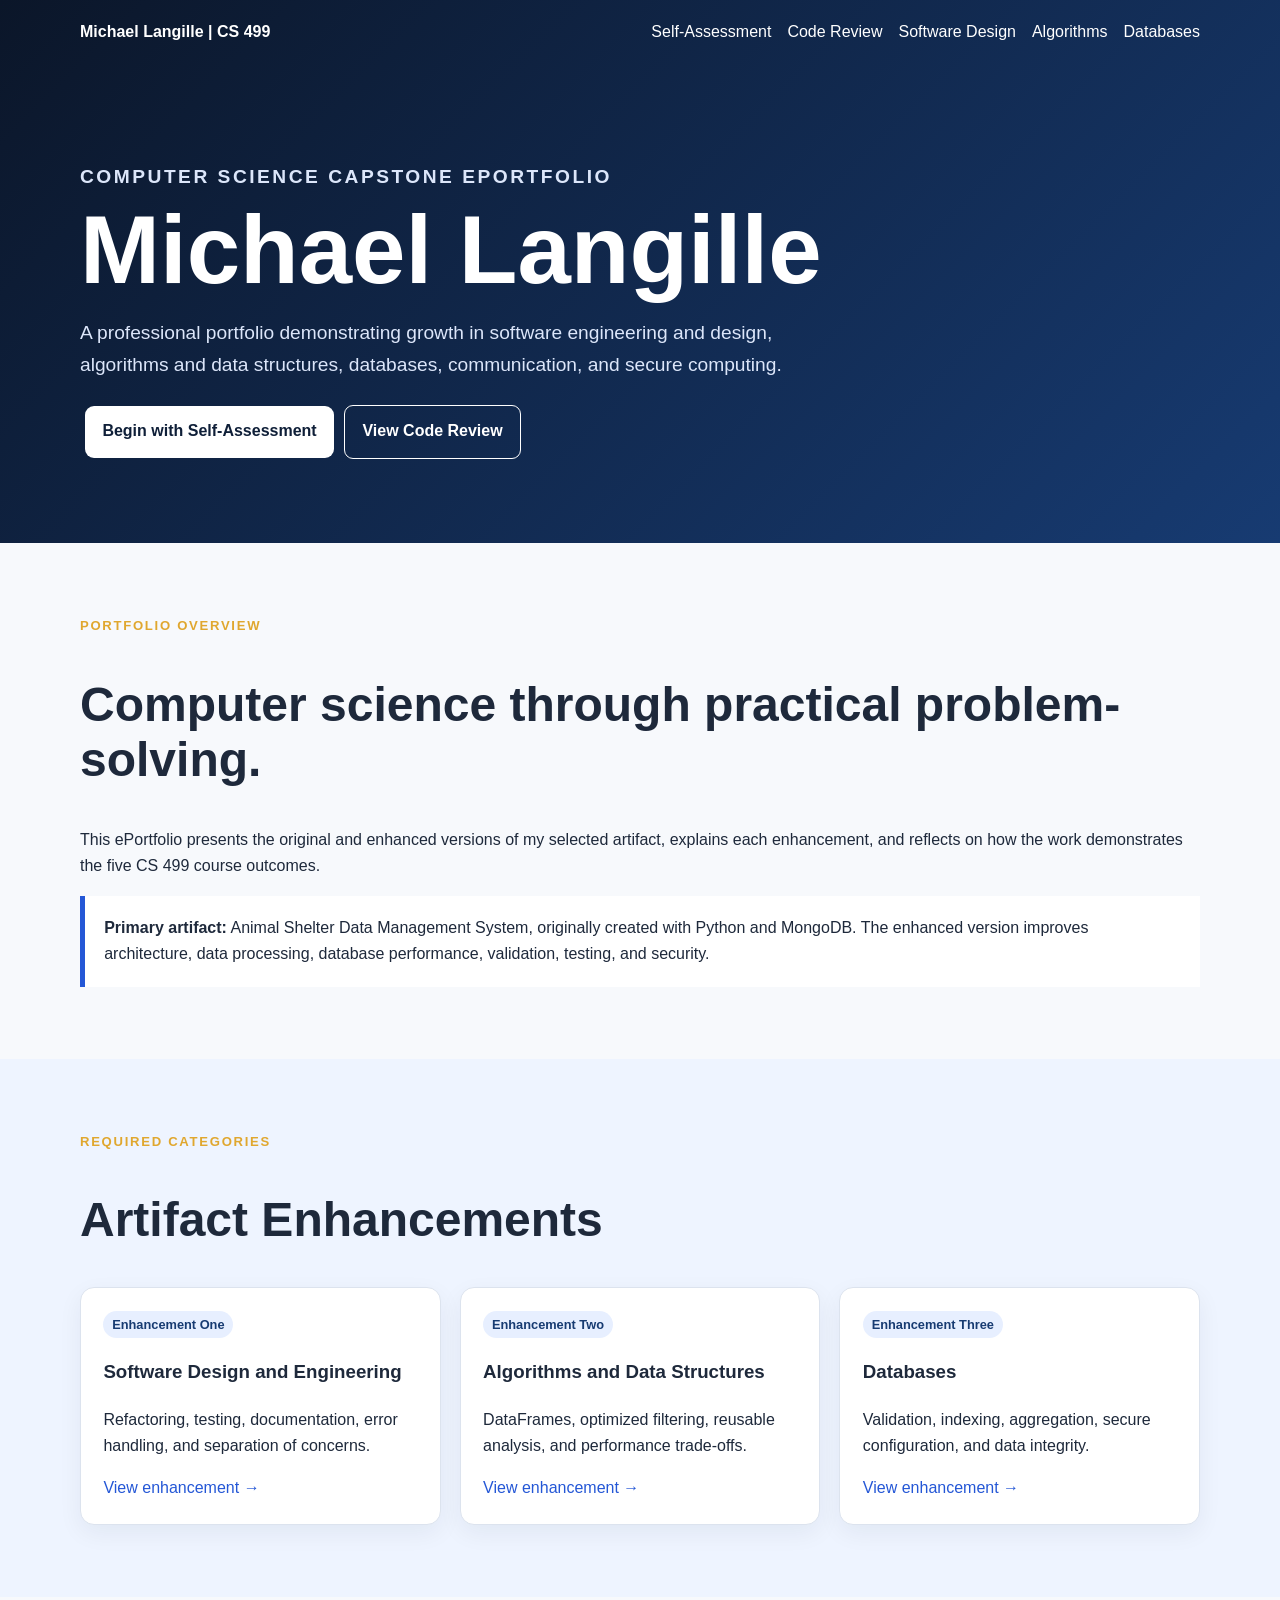
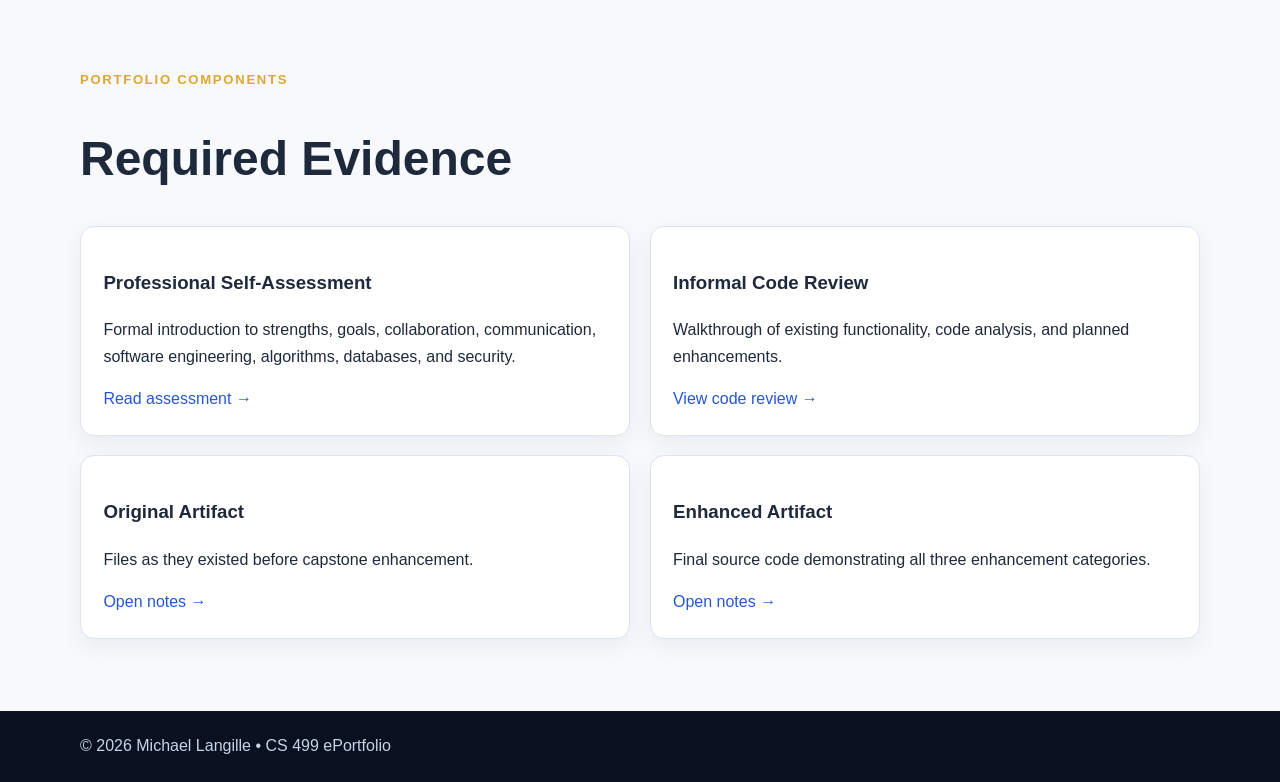
<file: index.html>
<!doctype html><html lang="en"><head><meta charset="utf-8"><meta name="viewport" content="width=device-width,initial-scale=1">
<title>Michael Langille | CS 499 ePortfolio</title><link rel="stylesheet" href="assets/css/styles.css"></head><body>
<header><div class="container"><nav><a class="brand" href="index.html">Michael Langille | CS 499</a><div class="navlinks">
<a href="self-assessment.html">Self-Assessment</a><a href="code-review.html">Code Review</a><a href="software-design.html">Software Design</a>
<a href="algorithms.html">Algorithms</a><a href="databases.html">Databases</a></div></nav>
<section class="hero"><p class="kicker">Computer Science Capstone ePortfolio</p><h1>Michael Langille</h1>
<p>A professional portfolio demonstrating growth in software engineering and design, algorithms and data structures, databases, communication, and secure computing.</p>
<a class="button primary" href="self-assessment.html">Begin with Self-Assessment</a><a class="button secondary" href="code-review.html">View Code Review</a></section></div></header>
<main><section class="section container"><p class="kicker">Portfolio Overview</p><h2>Computer science through practical problem-solving.</h2>
<p>This ePortfolio presents the original and enhanced versions of my selected artifact, explains each enhancement, and reflects on how the work demonstrates the five CS 499 course outcomes.</p>
<div class="callout"><strong>Primary artifact:</strong> Animal Shelter Data Management System, originally created with Python and MongoDB. The enhanced version improves architecture, data processing, database performance, validation, testing, and security.</div></section>
<section class="section alt"><div class="container"><p class="kicker">Required Categories</p><h2>Artifact Enhancements</h2><div class="grid">
<div class="card"><span class="tag">Enhancement One</span><h3>Software Design and Engineering</h3><p>Refactoring, testing, documentation, error handling, and separation of concerns.</p><a href="software-design.html">View enhancement →</a></div>
<div class="card"><span class="tag">Enhancement Two</span><h3>Algorithms and Data Structures</h3><p>DataFrames, optimized filtering, reusable analysis, and performance trade-offs.</p><a href="algorithms.html">View enhancement →</a></div>
<div class="card"><span class="tag">Enhancement Three</span><h3>Databases</h3><p>Validation, indexing, aggregation, secure configuration, and data integrity.</p><a href="databases.html">View enhancement →</a></div>
</div></div></section>
<section class="section container"><p class="kicker">Portfolio Components</p><h2>Required Evidence</h2><div class="grid two">
<div class="card"><h3>Professional Self-Assessment</h3><p>Formal introduction to strengths, goals, collaboration, communication, software engineering, algorithms, databases, and security.</p><a href="self-assessment.html">Read assessment →</a></div>
<div class="card"><h3>Informal Code Review</h3><p>Walkthrough of existing functionality, code analysis, and planned enhancements.</p><a href="code-review.html">View code review →</a></div>
<div class="card"><h3>Original Artifact</h3><p>Files as they existed before capstone enhancement.</p><a href="artifacts/original/README.md">Open notes →</a></div>
<div class="card"><h3>Enhanced Artifact</h3><p>Final source code demonstrating all three enhancement categories.</p><a href="artifacts/enhanced/README.md">Open notes →</a></div>
</div></section></main><footer><div class="container">© 2026 Michael Langille • CS 499 ePortfolio</div></footer></body></html>
</file>
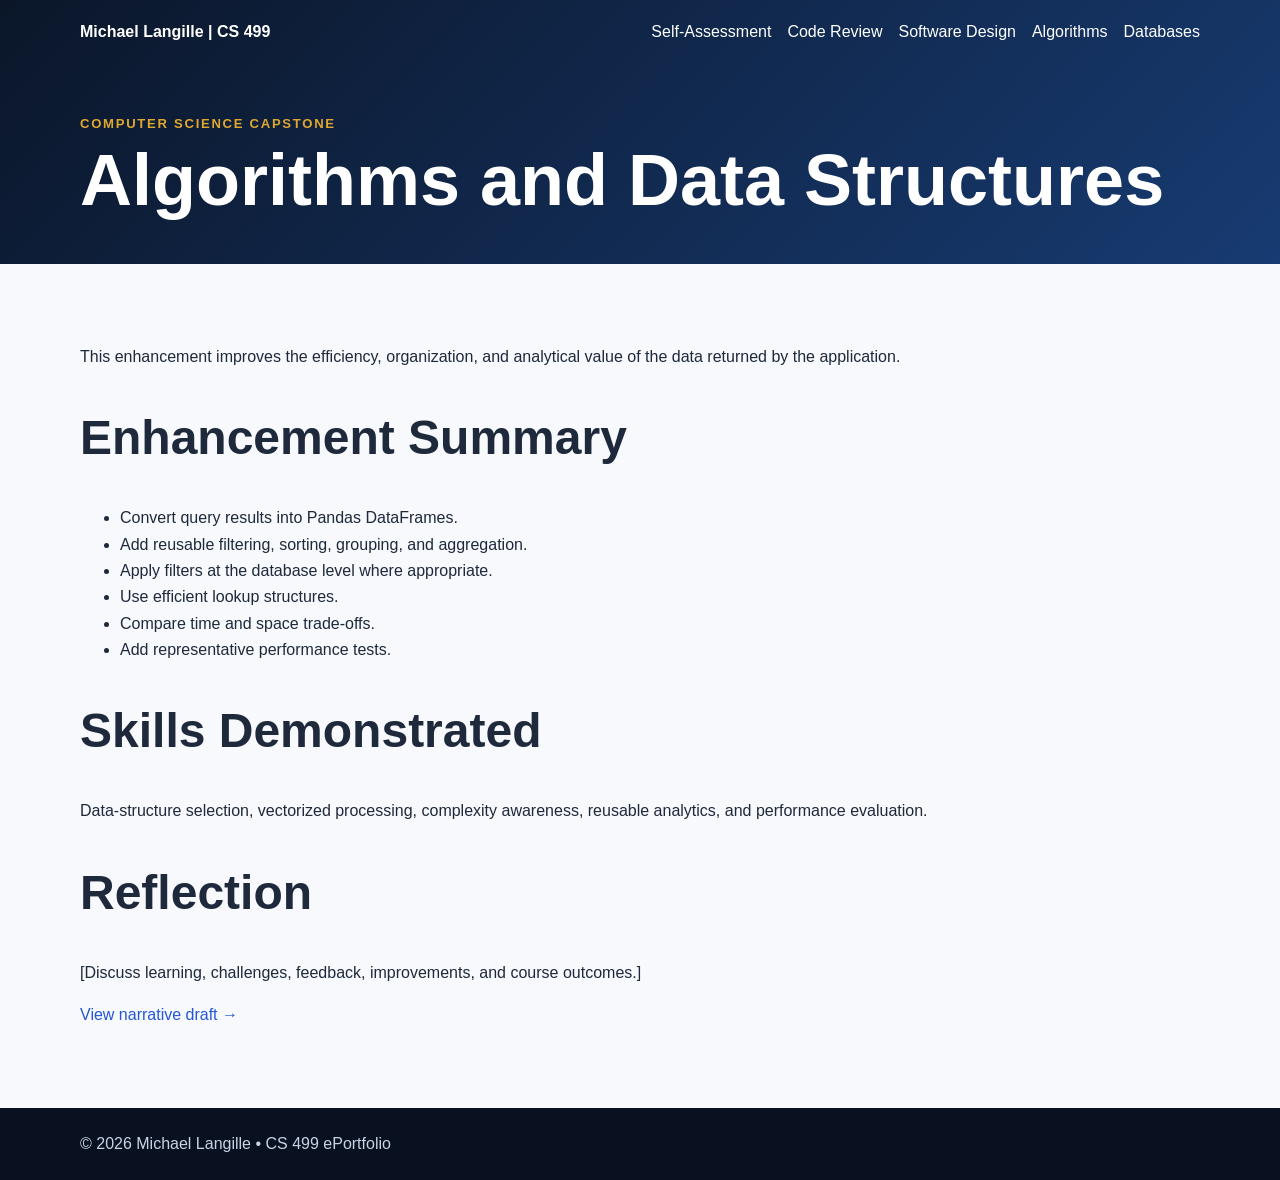
<file: algorithms.html>
<!doctype html><html lang="en"><head><meta charset="utf-8"><meta name="viewport" content="width=device-width,initial-scale=1">
<title>Algorithms and Data Structures | Michael Langille</title><link rel="stylesheet" href="assets/css/styles.css"></head><body>
<header><div class="container"><nav><a class="brand" href="index.html">Michael Langille | CS 499</a><div class="navlinks">
<a href="self-assessment.html">Self-Assessment</a><a href="code-review.html">Code Review</a>
<a href="software-design.html">Software Design</a><a href="algorithms.html">Algorithms</a><a href="databases.html">Databases</a></div></nav>
<div class="pagehead"><p class="kicker">Computer Science Capstone</p><h1>Algorithms and Data Structures</h1></div></div></header>
<main class="content"><div class="container">
<p>This enhancement improves the efficiency, organization, and analytical value of the data returned by the application.</p>
<h2>Enhancement Summary</h2><ul><li>Convert query results into Pandas DataFrames.</li><li>Add reusable filtering, sorting, grouping, and aggregation.</li><li>Apply filters at the database level where appropriate.</li><li>Use efficient lookup structures.</li><li>Compare time and space trade-offs.</li><li>Add representative performance tests.</li></ul>
<h2>Skills Demonstrated</h2><p>Data-structure selection, vectorized processing, complexity awareness, reusable analytics, and performance evaluation.</p>
<h2>Reflection</h2><p>[Discuss learning, challenges, feedback, improvements, and course outcomes.]</p><p><a href="narratives/algorithms-narrative.md">View narrative draft →</a></p>
</div></main><footer><div class="container">© 2026 Michael Langille • CS 499 ePortfolio</div></footer></body></html>
</file>
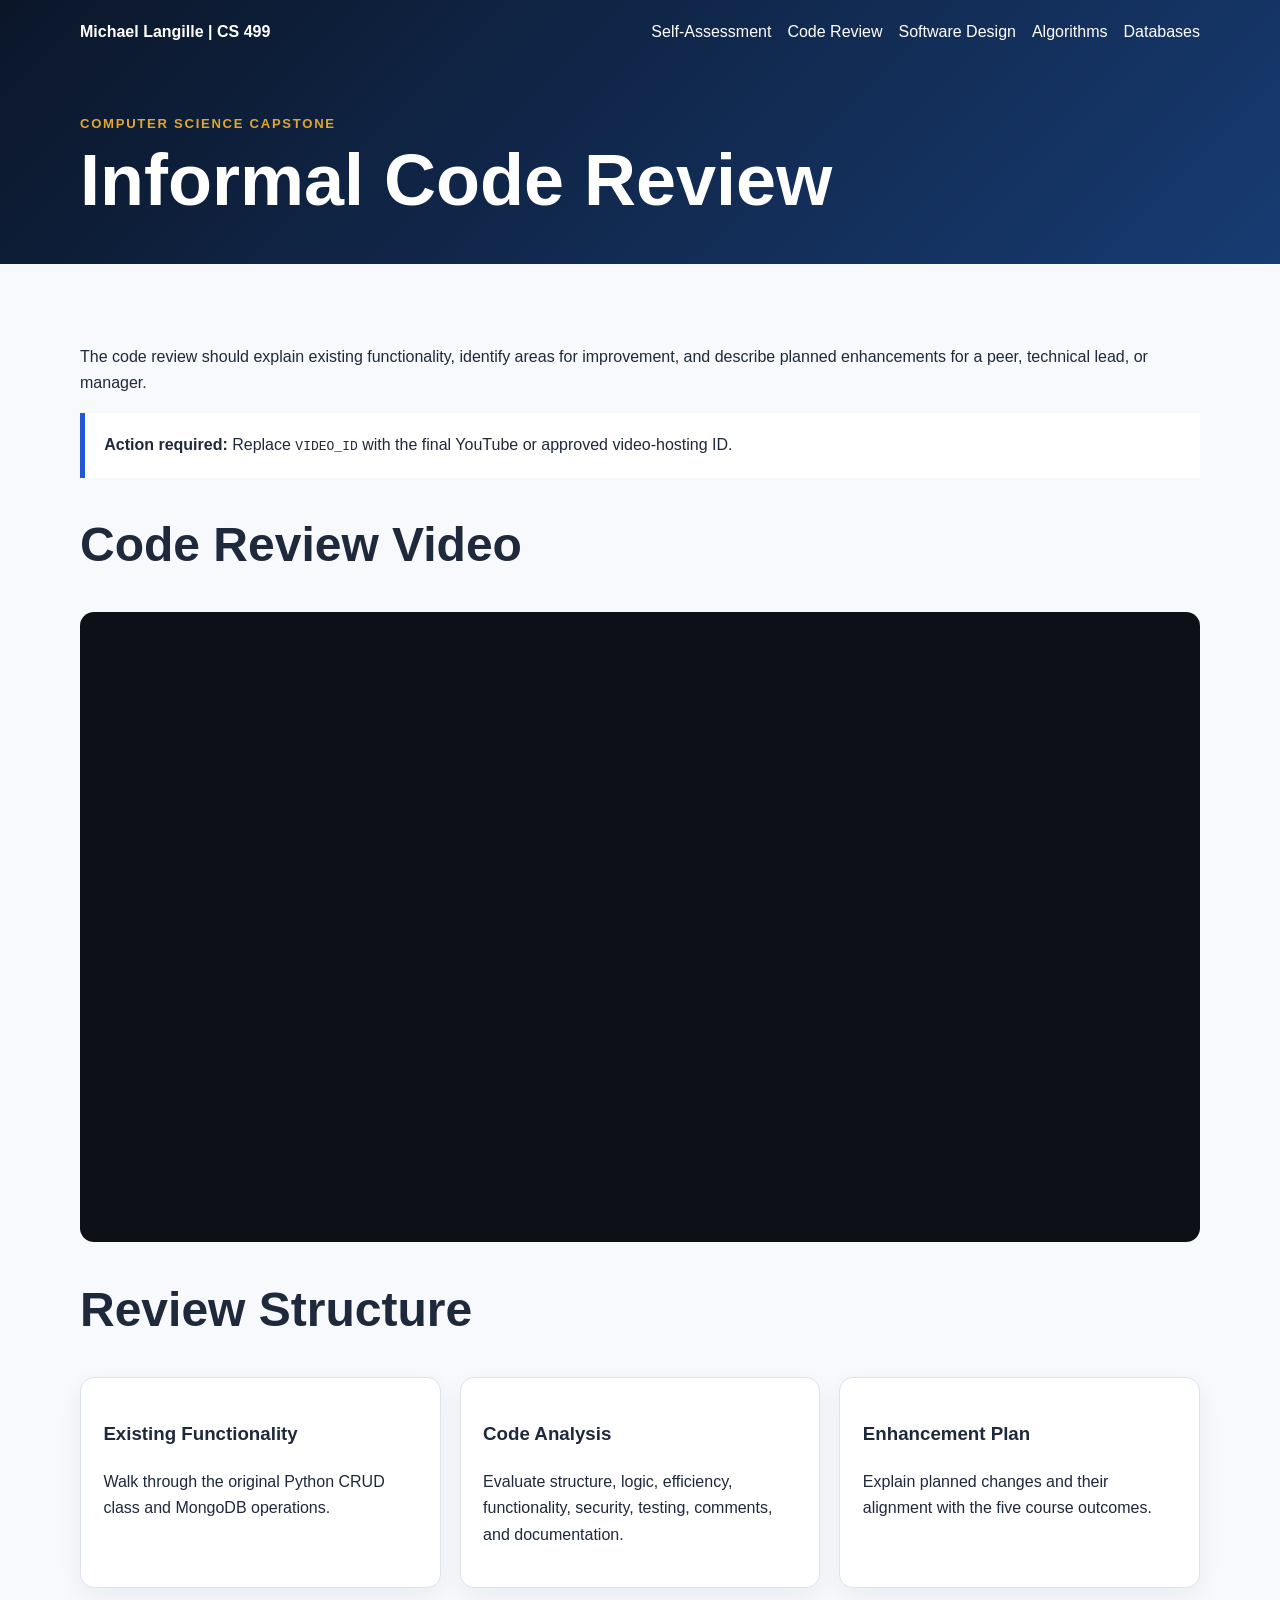
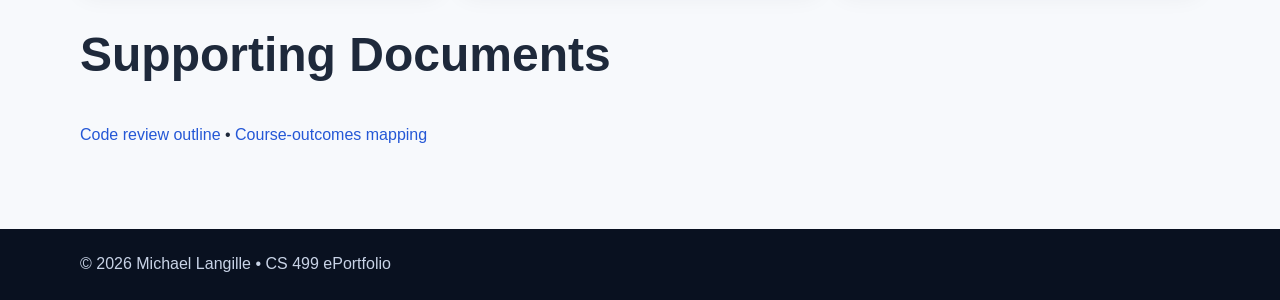
<file: code-review.html>
<!doctype html><html lang="en"><head><meta charset="utf-8"><meta name="viewport" content="width=device-width,initial-scale=1">
<title>Informal Code Review | Michael Langille</title><link rel="stylesheet" href="assets/css/styles.css"></head><body>
<header><div class="container"><nav><a class="brand" href="index.html">Michael Langille | CS 499</a><div class="navlinks">
<a href="self-assessment.html">Self-Assessment</a><a href="code-review.html">Code Review</a>
<a href="software-design.html">Software Design</a><a href="algorithms.html">Algorithms</a><a href="databases.html">Databases</a></div></nav>
<div class="pagehead"><p class="kicker">Computer Science Capstone</p><h1>Informal Code Review</h1></div></div></header>
<main class="content"><div class="container">
<p>The code review should explain existing functionality, identify areas for improvement, and describe planned enhancements for a peer, technical lead, or manager.</p>
<div class="callout"><strong>Action required:</strong> Replace <code>VIDEO_ID</code> with the final YouTube or approved video-hosting ID.</div>
<h2>Code Review Video</h2><div style="position:relative;padding-bottom:56.25%;height:0;background:#0d1117;border-radius:14px">
<iframe src="https://www.youtube.com/embed/VIDEO_ID" title="CS 499 Code Review" style="position:absolute;inset:0;width:100%;height:100%;border:0" allowfullscreen></iframe></div>
<h2>Review Structure</h2><div class="grid"><div class="card"><h3>Existing Functionality</h3><p>Walk through the original Python CRUD class and MongoDB operations.</p></div>
<div class="card"><h3>Code Analysis</h3><p>Evaluate structure, logic, efficiency, functionality, security, testing, comments, and documentation.</p></div>
<div class="card"><h3>Enhancement Plan</h3><p>Explain planned changes and their alignment with the five course outcomes.</p></div></div>
<h2>Supporting Documents</h2><p><a href="documents/code-review-outline.md">Code review outline</a> • <a href="documents/course-outcomes-mapping.md">Course-outcomes mapping</a></p>
</div></main><footer><div class="container">© 2026 Michael Langille • CS 499 ePortfolio</div></footer></body></html>
</file>
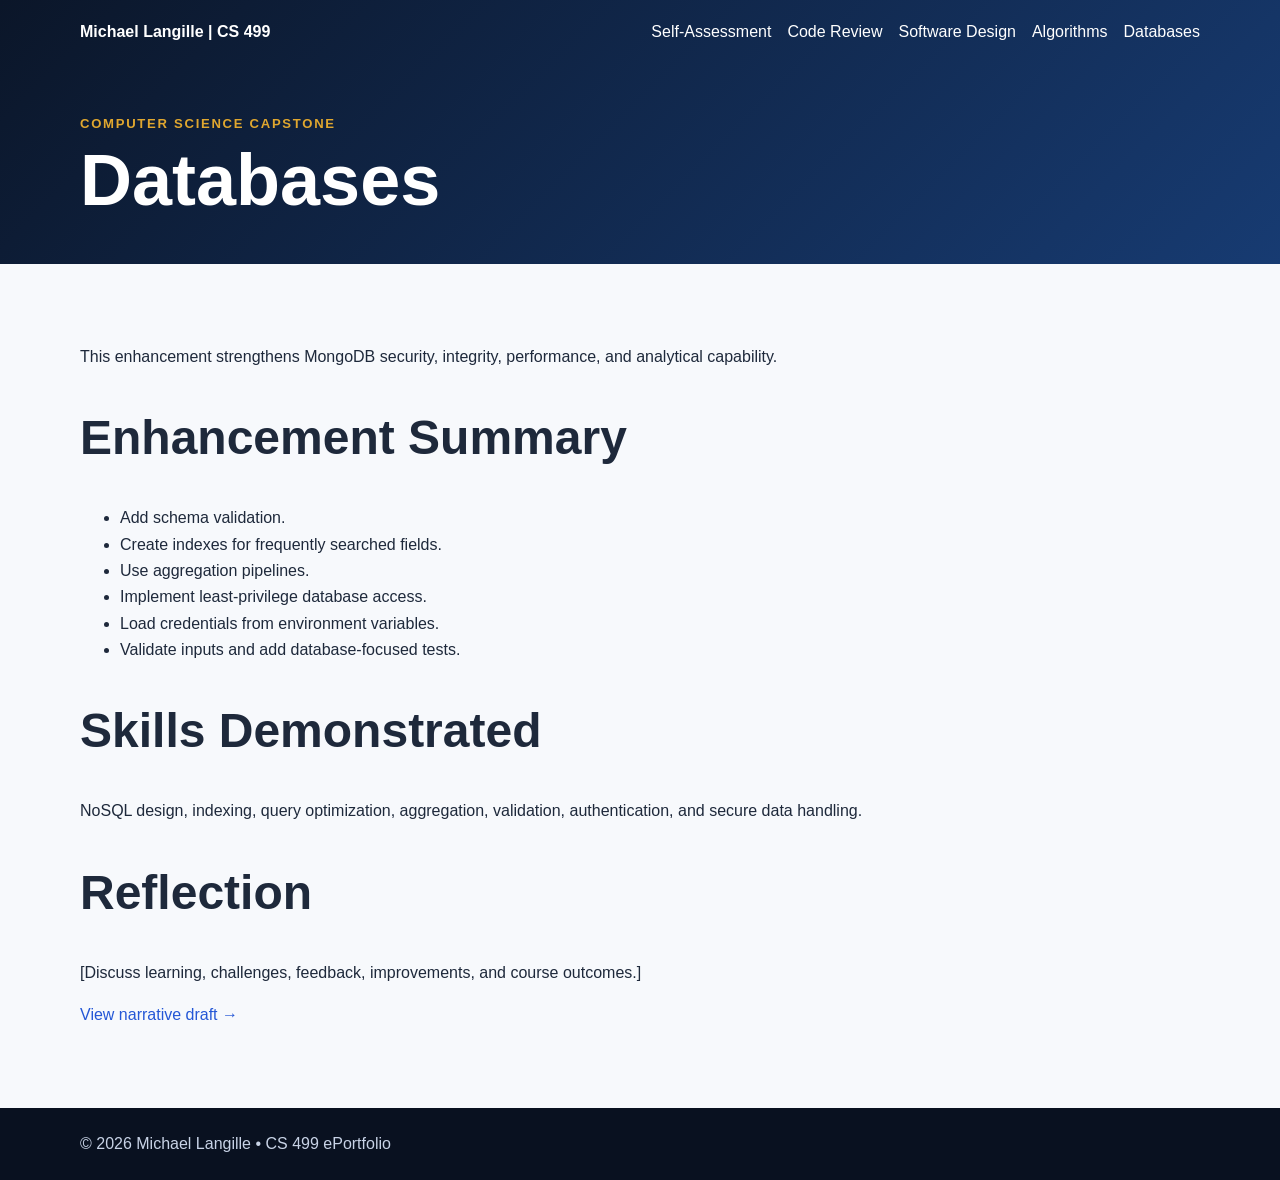
<file: databases.html>
<!doctype html><html lang="en"><head><meta charset="utf-8"><meta name="viewport" content="width=device-width,initial-scale=1">
<title>Databases | Michael Langille</title><link rel="stylesheet" href="assets/css/styles.css"></head><body>
<header><div class="container"><nav><a class="brand" href="index.html">Michael Langille | CS 499</a><div class="navlinks">
<a href="self-assessment.html">Self-Assessment</a><a href="code-review.html">Code Review</a>
<a href="software-design.html">Software Design</a><a href="algorithms.html">Algorithms</a><a href="databases.html">Databases</a></div></nav>
<div class="pagehead"><p class="kicker">Computer Science Capstone</p><h1>Databases</h1></div></div></header>
<main class="content"><div class="container">
<p>This enhancement strengthens MongoDB security, integrity, performance, and analytical capability.</p>
<h2>Enhancement Summary</h2><ul><li>Add schema validation.</li><li>Create indexes for frequently searched fields.</li><li>Use aggregation pipelines.</li><li>Implement least-privilege database access.</li><li>Load credentials from environment variables.</li><li>Validate inputs and add database-focused tests.</li></ul>
<h2>Skills Demonstrated</h2><p>NoSQL design, indexing, query optimization, aggregation, validation, authentication, and secure data handling.</p>
<h2>Reflection</h2><p>[Discuss learning, challenges, feedback, improvements, and course outcomes.]</p><p><a href="narratives/database-narrative.md">View narrative draft →</a></p>
</div></main><footer><div class="container">© 2026 Michael Langille • CS 499 ePortfolio</div></footer></body></html>
</file>
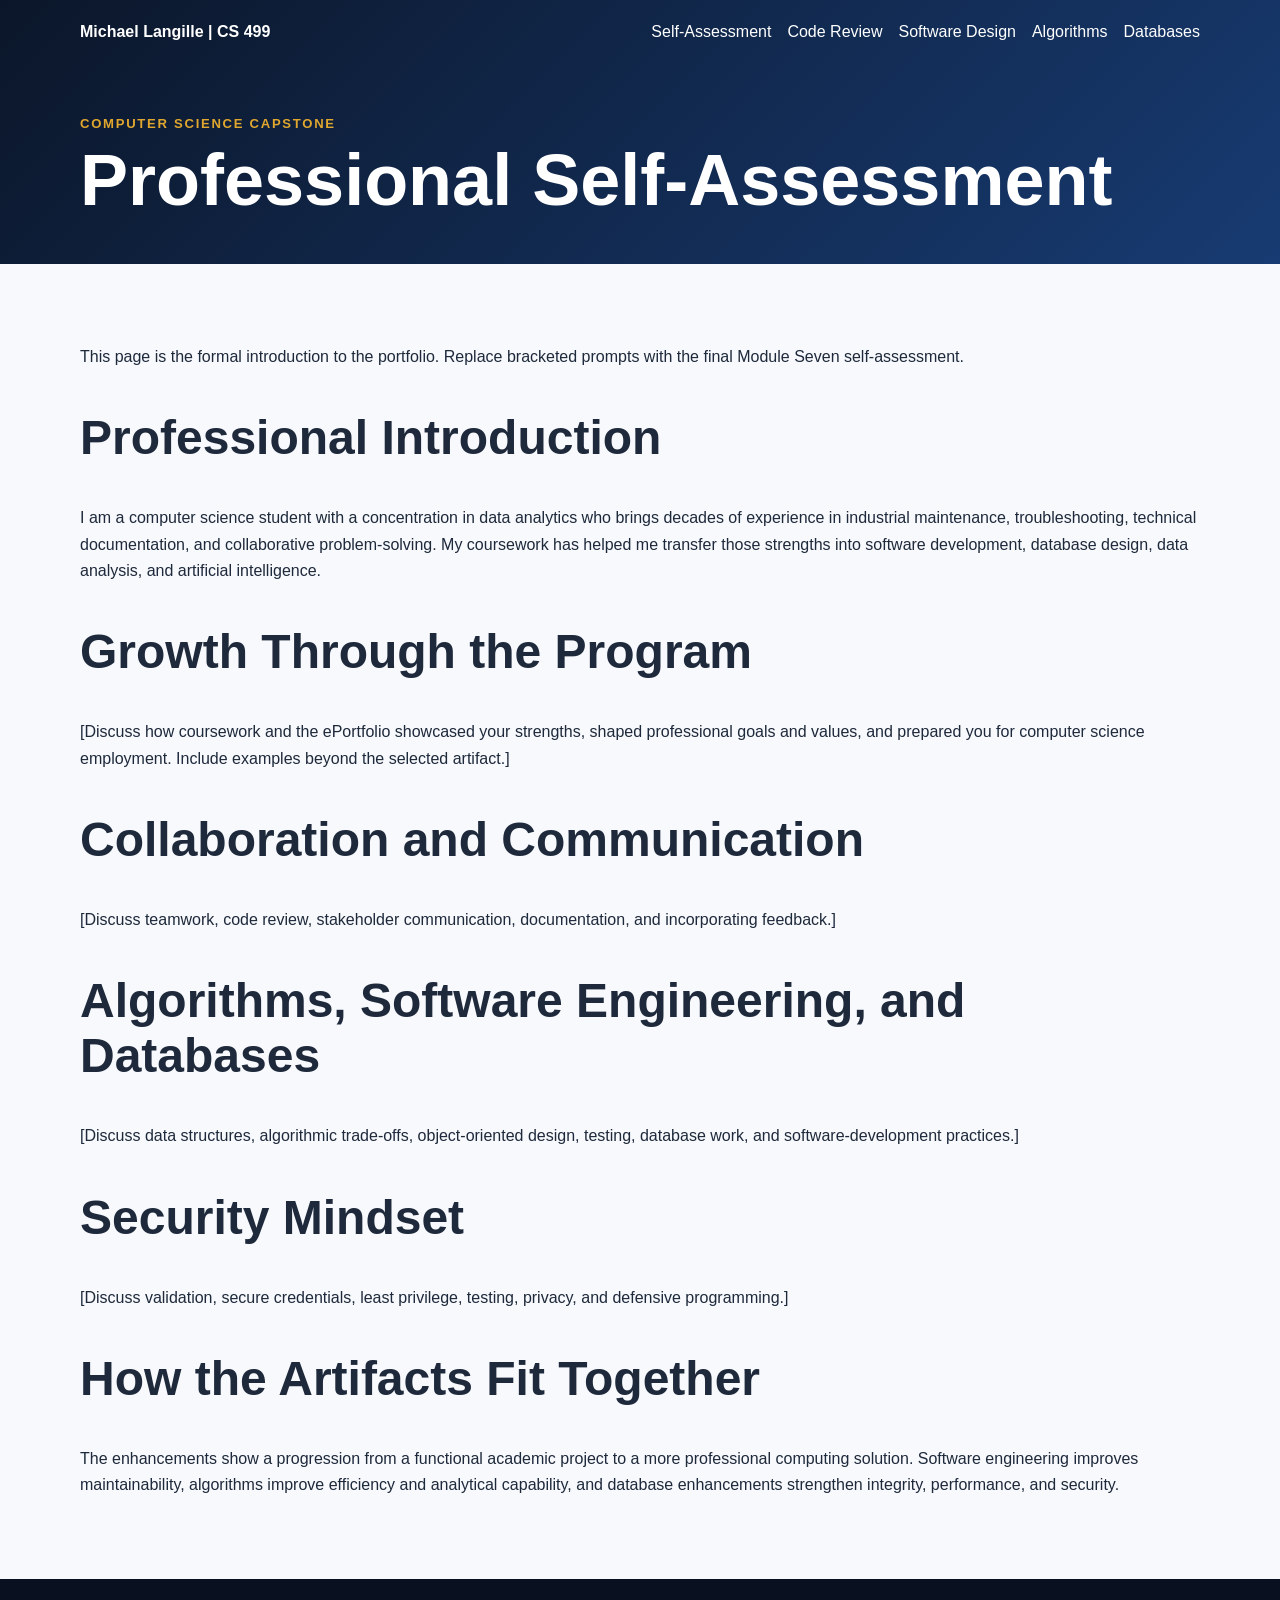
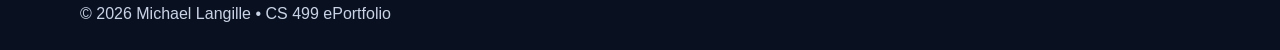
<file: self-assessment.html>
<!doctype html><html lang="en"><head><meta charset="utf-8"><meta name="viewport" content="width=device-width,initial-scale=1">
<title>Professional Self-Assessment | Michael Langille</title><link rel="stylesheet" href="assets/css/styles.css"></head><body>
<header><div class="container"><nav><a class="brand" href="index.html">Michael Langille | CS 499</a><div class="navlinks">
<a href="self-assessment.html">Self-Assessment</a><a href="code-review.html">Code Review</a>
<a href="software-design.html">Software Design</a><a href="algorithms.html">Algorithms</a><a href="databases.html">Databases</a></div></nav>
<div class="pagehead"><p class="kicker">Computer Science Capstone</p><h1>Professional Self-Assessment</h1></div></div></header>
<main class="content"><div class="container">
<p>This page is the formal introduction to the portfolio. Replace bracketed prompts with the final Module Seven self-assessment.</p>
<h2>Professional Introduction</h2><p>I am a computer science student with a concentration in data analytics who brings decades of experience in industrial maintenance, troubleshooting, technical documentation, and collaborative problem-solving. My coursework has helped me transfer those strengths into software development, database design, data analysis, and artificial intelligence.</p>
<h2>Growth Through the Program</h2><p>[Discuss how coursework and the ePortfolio showcased your strengths, shaped professional goals and values, and prepared you for computer science employment. Include examples beyond the selected artifact.]</p>
<h2>Collaboration and Communication</h2><p>[Discuss teamwork, code review, stakeholder communication, documentation, and incorporating feedback.]</p>
<h2>Algorithms, Software Engineering, and Databases</h2><p>[Discuss data structures, algorithmic trade-offs, object-oriented design, testing, database work, and software-development practices.]</p>
<h2>Security Mindset</h2><p>[Discuss validation, secure credentials, least privilege, testing, privacy, and defensive programming.]</p>
<h2>How the Artifacts Fit Together</h2><p>The enhancements show a progression from a functional academic project to a more professional computing solution. Software engineering improves maintainability, algorithms improve efficiency and analytical capability, and database enhancements strengthen integrity, performance, and security.</p>
</div></main><footer><div class="container">© 2026 Michael Langille • CS 499 ePortfolio</div></footer></body></html>
</file>
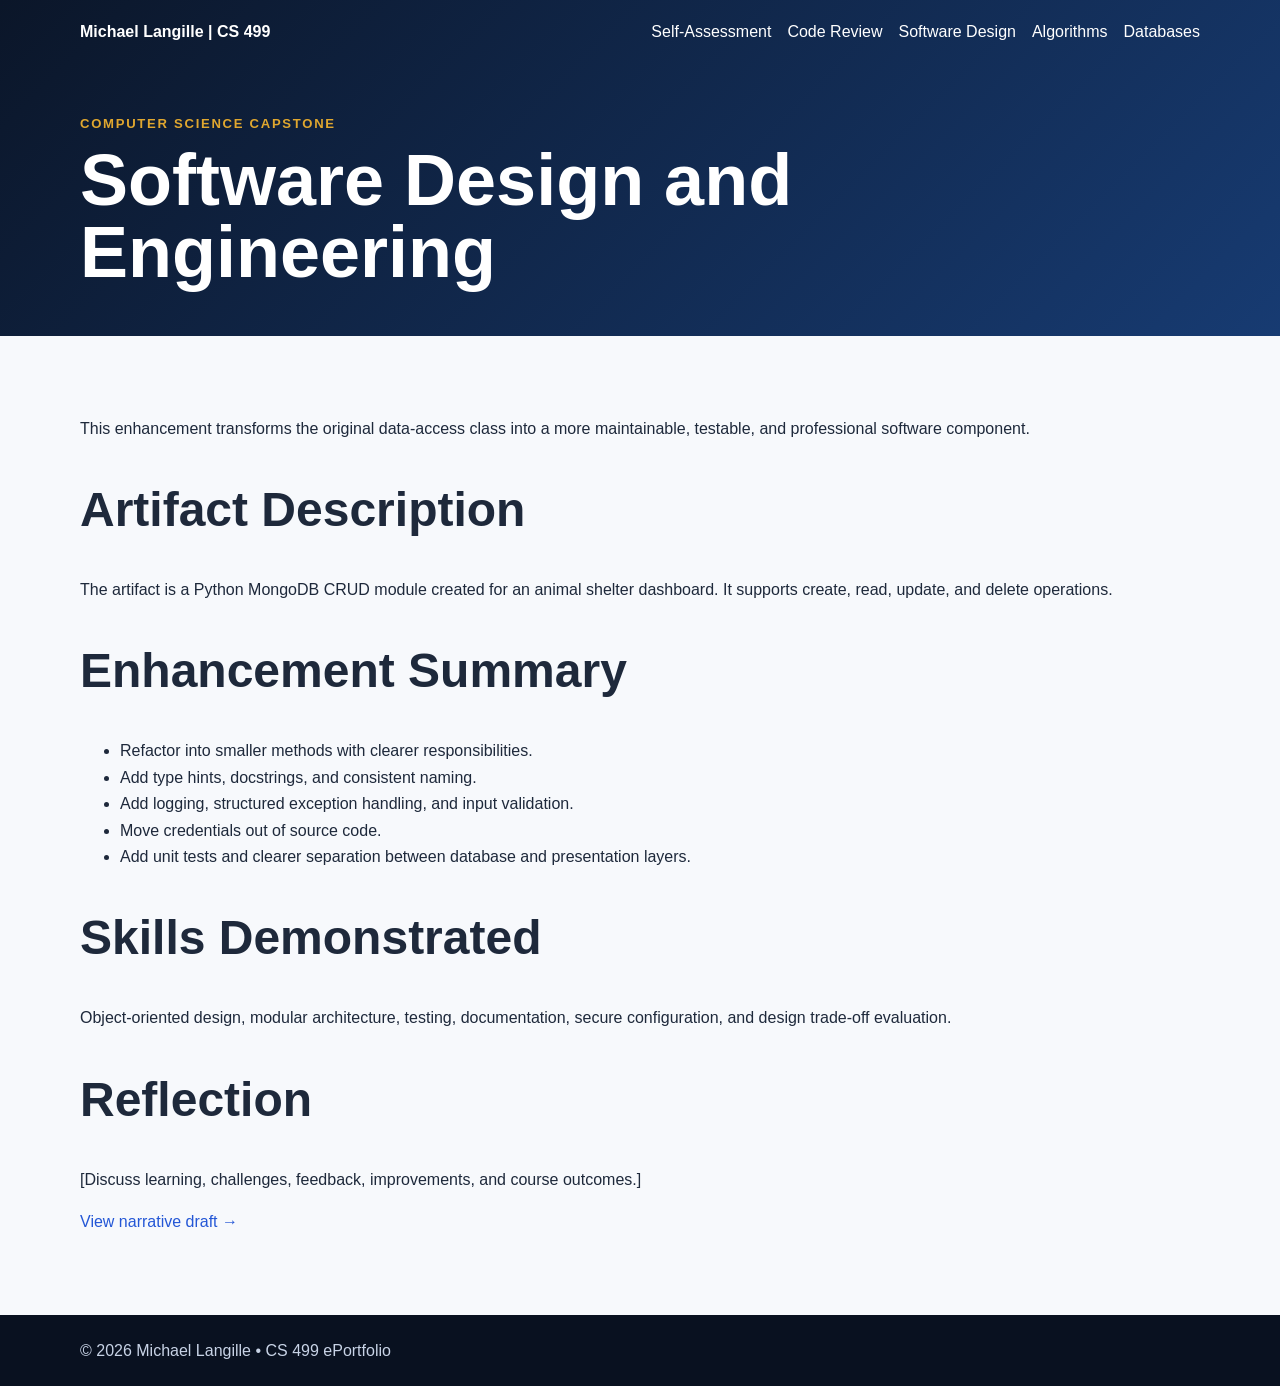
<file: software-design.html>
<!doctype html><html lang="en"><head><meta charset="utf-8"><meta name="viewport" content="width=device-width,initial-scale=1">
<title>Software Design and Engineering | Michael Langille</title><link rel="stylesheet" href="assets/css/styles.css"></head><body>
<header><div class="container"><nav><a class="brand" href="index.html">Michael Langille | CS 499</a><div class="navlinks">
<a href="self-assessment.html">Self-Assessment</a><a href="code-review.html">Code Review</a>
<a href="software-design.html">Software Design</a><a href="algorithms.html">Algorithms</a><a href="databases.html">Databases</a></div></nav>
<div class="pagehead"><p class="kicker">Computer Science Capstone</p><h1>Software Design and Engineering</h1></div></div></header>
<main class="content"><div class="container">
<p>This enhancement transforms the original data-access class into a more maintainable, testable, and professional software component.</p>
<h2>Artifact Description</h2><p>The artifact is a Python MongoDB CRUD module created for an animal shelter dashboard. It supports create, read, update, and delete operations.</p>
<h2>Enhancement Summary</h2><ul><li>Refactor into smaller methods with clearer responsibilities.</li><li>Add type hints, docstrings, and consistent naming.</li><li>Add logging, structured exception handling, and input validation.</li><li>Move credentials out of source code.</li><li>Add unit tests and clearer separation between database and presentation layers.</li></ul>
<h2>Skills Demonstrated</h2><p>Object-oriented design, modular architecture, testing, documentation, secure configuration, and design trade-off evaluation.</p>
<h2>Reflection</h2><p>[Discuss learning, challenges, feedback, improvements, and course outcomes.]</p><p><a href="narratives/software-design-narrative.md">View narrative draft →</a></p>
</div></main><footer><div class="container">© 2026 Michael Langille • CS 499 ePortfolio</div></footer></body></html>
</file>
<file: assets/css/styles.css>
:root{--navy:#0f1f38;--blue:#2457d6;--light:#eef4ff;--gold:#e0a72f;--text:#1e293b;--muted:#5f6b7a;--white:#fff;--border:#dce3ee;--max:1120px}
*{box-sizing:border-box}html{scroll-behavior:smooth}body{margin:0;font-family:Arial,Helvetica,sans-serif;line-height:1.65;color:var(--text);background:#f7f9fc}
a{color:var(--blue);text-decoration:none}a:hover{text-decoration:underline}.container{width:min(calc(100% - 2rem),var(--max));margin:auto}
header{color:white;background:linear-gradient(135deg,#0b1629,#173b72)}nav{display:flex;justify-content:space-between;align-items:center;gap:1rem;padding:1.2rem 0}
.brand{color:white;font-weight:800}.navlinks{display:flex;flex-wrap:wrap;gap:1rem}.navlinks a{color:white}.hero{padding:6rem 0 5rem}
.kicker{margin:0 0 .6rem;color:var(--gold);font-size:.82rem;font-weight:800;letter-spacing:.13em;text-transform:uppercase}
h1{margin:0;font-size:clamp(3rem,8vw,6rem);line-height:1}h2{font-size:clamp(2rem,4vw,3rem);line-height:1.15}
.hero p{max-width:760px;color:#dce6fa;font-size:1.2rem}.button{display:inline-block;padding:.8rem 1.1rem;border-radius:9px;font-weight:700;margin:.3rem}
.primary{background:white;color:var(--navy)}.secondary{border:1px solid white;color:white}.section{padding:4.5rem 0}.alt{background:var(--light)}
.grid{display:grid;grid-template-columns:repeat(3,minmax(0,1fr));gap:1.2rem}.two{grid-template-columns:repeat(2,minmax(0,1fr))}
.card{padding:1.4rem;border:1px solid var(--border);border-radius:14px;background:white;box-shadow:0 8px 24px rgba(15,31,56,.06)}
.tag{display:inline-block;padding:.2rem .55rem;border-radius:999px;background:#e7efff;color:#173b72;font-size:.8rem;font-weight:800}
.callout{padding:1.2rem;border-left:5px solid var(--blue);background:white}.pagehead{padding:3rem 0}.pagehead h1{font-size:clamp(2.3rem,6vw,4.5rem)}
main.content{padding:4rem 0}footer{padding:1.4rem 0;color:#c8d3e6;background:#091120}
@media(max-width:800px){nav{align-items:flex-start;flex-direction:column}.grid,.two{grid-template-columns:1fr}.hero{padding:4rem 0}}
</file>
